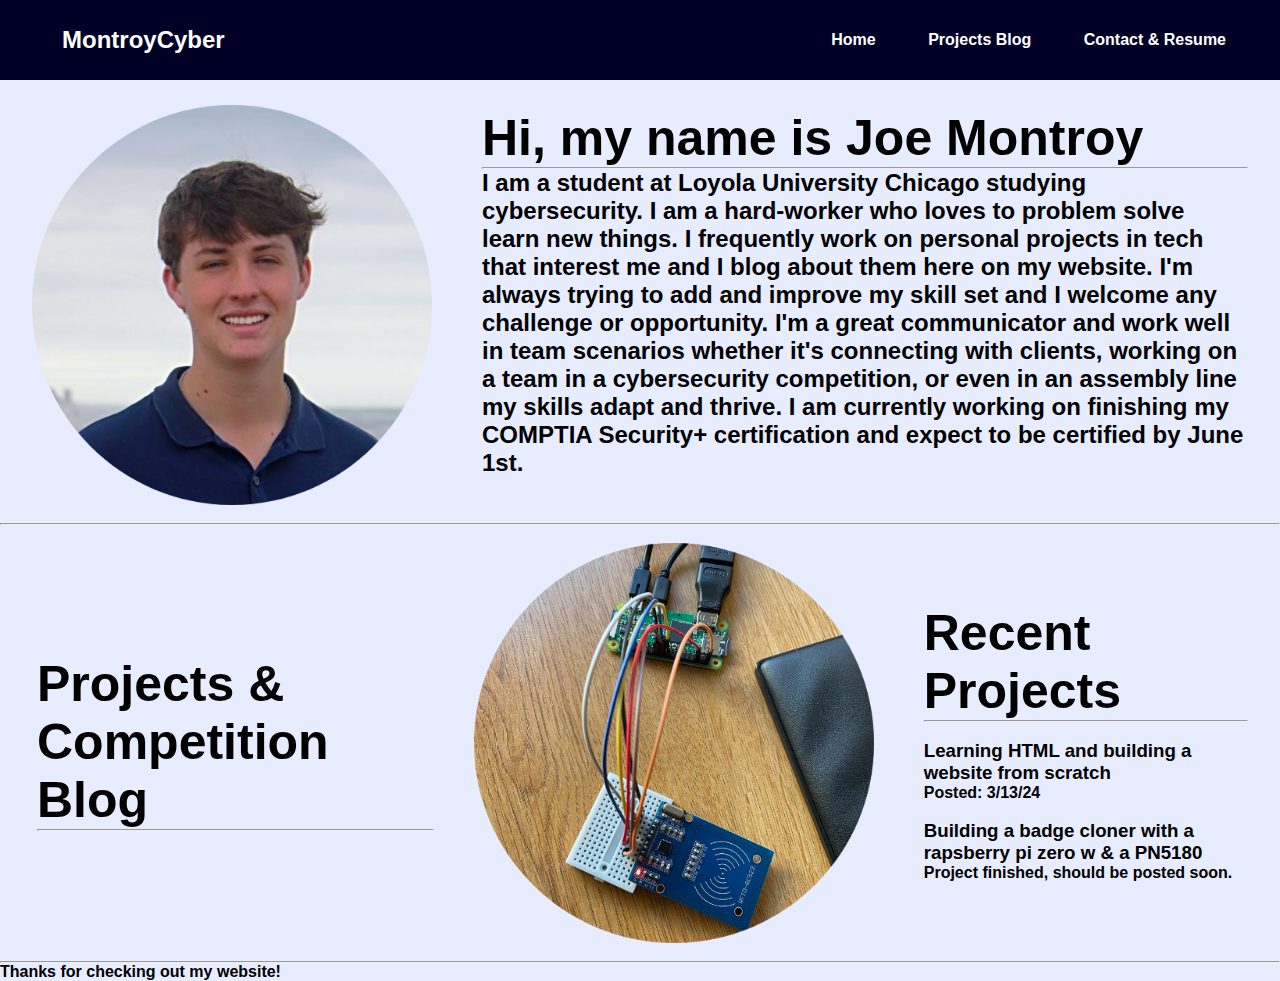
<file: index.html>
<!DOCTYPE html>
<html>
    <head>
        <meta charset="utf-8">
        <meta name="viewport" content="width=device-width, initial-scale=1">
        <title>MontroyCyber</title>
        <link rel="stylesheet" href="style.css">

        <style>
            a {
                color: black; 
                text-decoration: none; 
            }
            a:hover {
                color: darkgray; 
            }
        </style>
        
    </head>
    <body>
        <nav> 
            <div> <a href="index.html" class="logo"> MontroyCyber</a>
            </div>
            <div class="nav-items"></div>
                <b><a href="index.html">Home</a>
                <a href="projects.html">Projects Blog</a>
                <a href="resume.html">Contact & Resume</a>
            </b>
        </nav>

        <div class="containerIntro">
            <img src="photos/headshot.png" width="400" class="headshot">
            <div class="contentIntro">
                <p>
                <h1><b>Hi, my name is Joe Montroy</b></h1>
                <hr>
                <h2>I am a student at Loyola University Chicago studying cybersecurity. I am a hard-worker who loves to problem solve learn new things. I frequently work on personal projects in tech that interest me and I blog about them here on my website. I'm always trying to add and improve my skill set and I welcome any challenge or opportunity. I'm a great communicator and work well in team scenarios whether it's connecting with clients, working on a team in a cybersecurity competition, or even in an assembly line my skills adapt and thrive. I am currently working on finishing my COMPTIA Security+ certification and expect to be certified by June 1st.</h2>

            </div>
        </div>
        <br>
        <hr>
        <br>
        <div class="containerProjects"> 
            <div class="contentProjects">
                <p>
                    <h1><b><a href="projects.html">Projects & Competition Blog</a></b></h1>
                <hr>
               
            </div>
            <img src="photos/projectsIcon.png" width="400" class="projectsIcon">
            <div class="contentProjectsR">
                <p>
                    <h1><b><a href="projects.html">Recent Projects</a></b></h1>
                <hr>
                <br>
                <h3> <a href="projectHTML.html">Learning HTML and building a website from scratch</a></h3>
                <p>
                <h4> Posted: 3/13/24
                <p>
                <br>
                <h3> <a href="projectBadgeClone.html">Building a badge cloner with a rapsberry pi zero w & a PN5180</a> </h3>
                <p>
                <h4> Project finished, should be posted soon.
               
            </div>
        </div>
        <br>
        <hr>
        
        <h4>Thanks for checking out my website!</h4>

    </body>
</html>
</file>
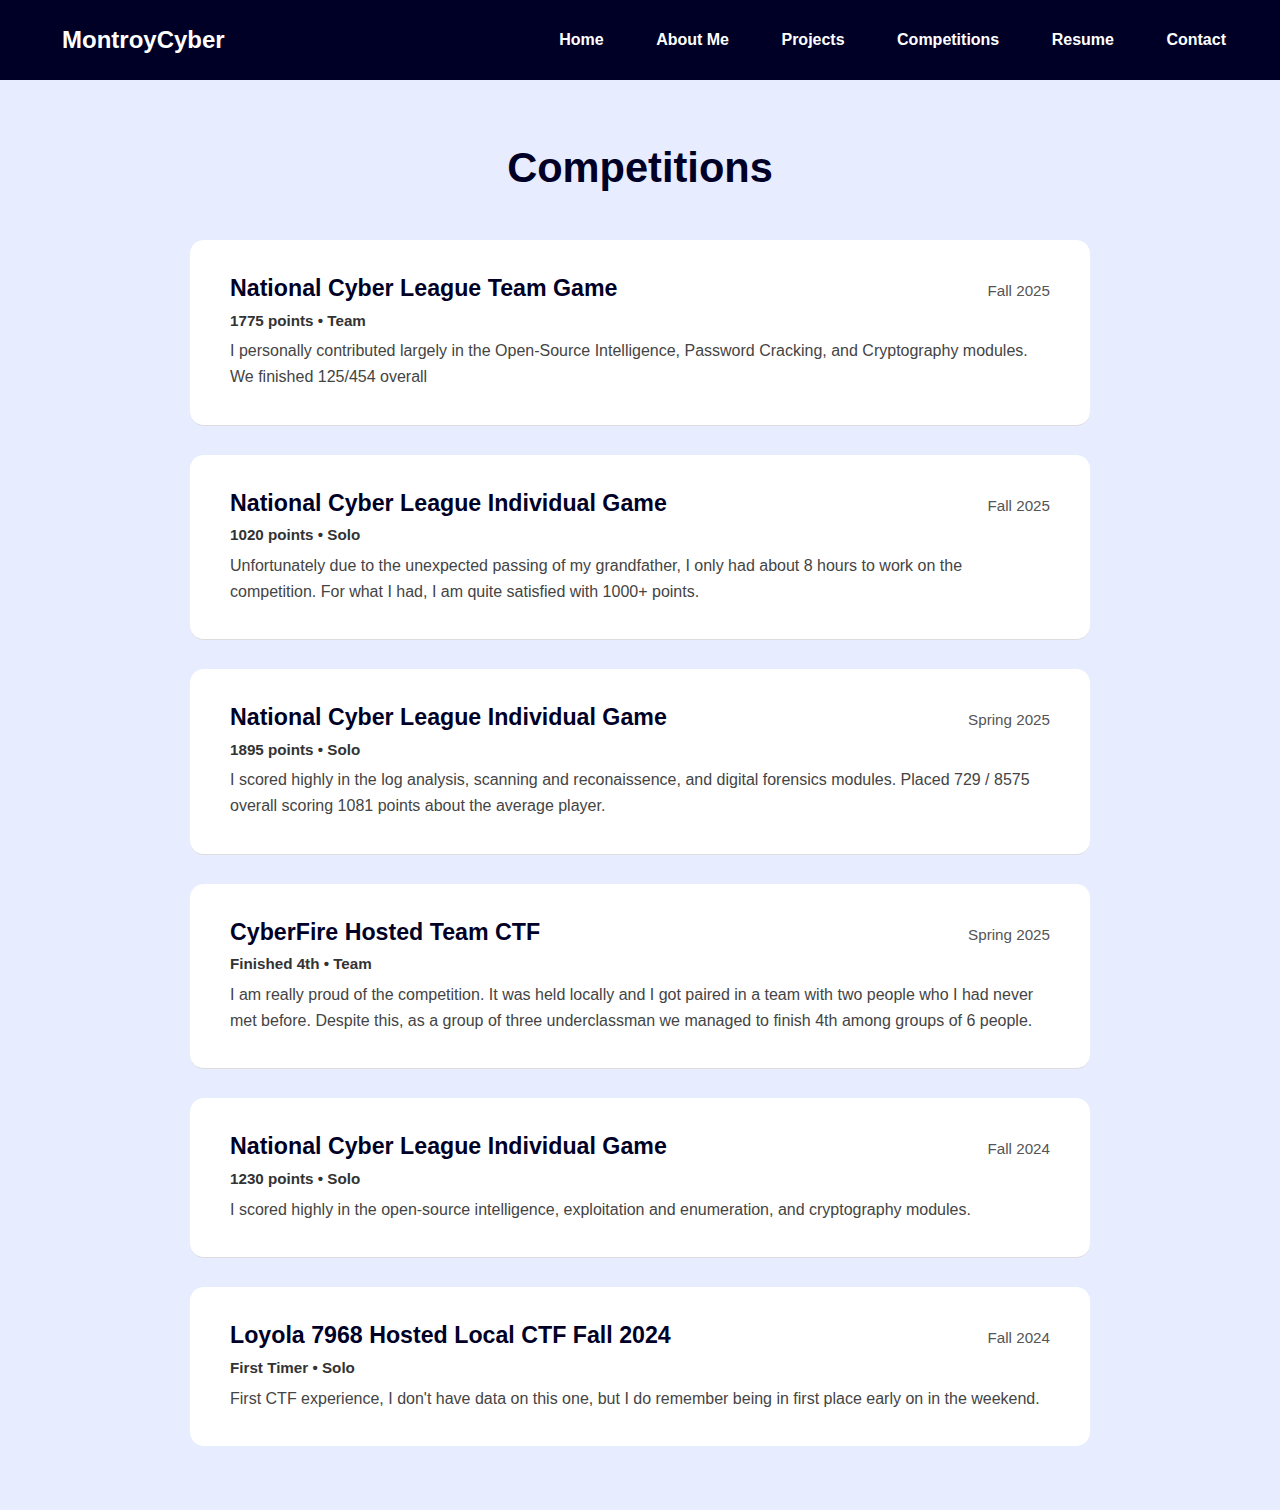
<file: competitions.html>
<!DOCTYPE html>
<html>
    <head>
        <meta charset="utf-8">
        <meta name="viewport" content="width=device-width, initial-scale=1">
        <title>MontroyCyber</title>
        <link rel="stylesheet" href="ProjectsStyle/competitions.css">

        <style>
            a {
                color: black; 
                text-decoration: none; 
            }
            a:hover {
                color: darkgray; 
            }
        </style>
        
    </head>
    <body>
        <nav> 
            <div> <a href="index.html" class="logo"> MontroyCyber</a>
            </div>
            <div class="nav-items"></div>
                <b><a href="index.html">Home</a>
                <a href="aboutMe.html">About Me</a>    
                <a href="projects.html">Projects</a>
                <a href="competitions.html">Competitions</a>
                <a href="resume.html">Resume</a>
                <a href="contact.html">Contact</a>
            </b>
        </nav>
    
        <section class="competitions-page">

            <h1>Competitions</h1>

            <div class="competitions-list">

                <div class="competition-item">
                    <div class="competition-header">
                        <h3>National Cyber League Team Game</h3>
                        <span class="competition-year">Fall 2025</span>
                    </div>
                    <p class="competition-meta">1775 points • Team</p>
                    <p class="competition-desc">
                        I personally contributed largely in the Open-Source Intelligence, Password Cracking, and Cryptography modules. We finished 125/454 overall
                    </p>
                </div>

                <div class="competition-item">
                    <div class="competition-header">
                        <h3>National Cyber League Individual Game</h3>
                        <span class="competition-year">Fall 2025</span>
                    </div>
                    <p class="competition-meta">1020 points • Solo</p>
                    <p class="competition-desc">
                        Unfortunately due to the unexpected passing of my grandfather, I only had about 8 hours to work on the competition. For what I had, I am quite satisfied with 1000+ points.
                    </p>
                </div>

                <div class="competition-item">
                    <div class="competition-header">
                        <h3>National Cyber League Individual Game</h3>
                        <span class="competition-year">Spring 2025</span>
                    </div>
                    <p class="competition-meta">1895 points • Solo</p>
                    <p class="competition-desc">
                        I scored highly in the log analysis, scanning and reconaissence, and digital forensics modules. Placed 729 / 8575 overall scoring 1081 points about the average player.
                    </p>
                </div>

                <div class="competition-item">
                    <div class="competition-header">
                        <h3>CyberFire Hosted Team CTF</h3>
                        <span class="competition-year">Spring 2025</span>
                    </div>
                    <p class="competition-meta">Finished 4th • Team</p>
                    <p class="competition-desc">
                        I am really proud of the competition. It was held locally and I got paired in a team with two people who I had never met before. Despite this, as a group of three underclassman we managed to finish 4th among groups of 6 people.
                    </p>
                </div>

                <div class="competition-item">
                    <div class="competition-header">
                        <h3>National Cyber League Individual Game</h3>
                        <span class="competition-year">Fall 2024</span>
                    </div>
                    <p class="competition-meta">1230 points • Solo</p>
                    <p class="competition-desc">
                        I scored highly in the open-source intelligence, exploitation and enumeration, and cryptography modules.
                    </p>
                </div>

                <div class="competition-item">
                    <div class="competition-header">
                        <h3>Loyola 7968 Hosted Local CTF Fall 2024</h3>
                        <span class="competition-year">Fall 2024</span>
                    </div>
                    <p class="competition-meta">First Timer • Solo</p>
                    <p class="competition-desc">
                        First CTF experience, I don't have data on this one, but I do remember being in first place early on in the weekend.
                    </p>
                </div>

            </div>

        </section>
    </body>

</html>
</file>
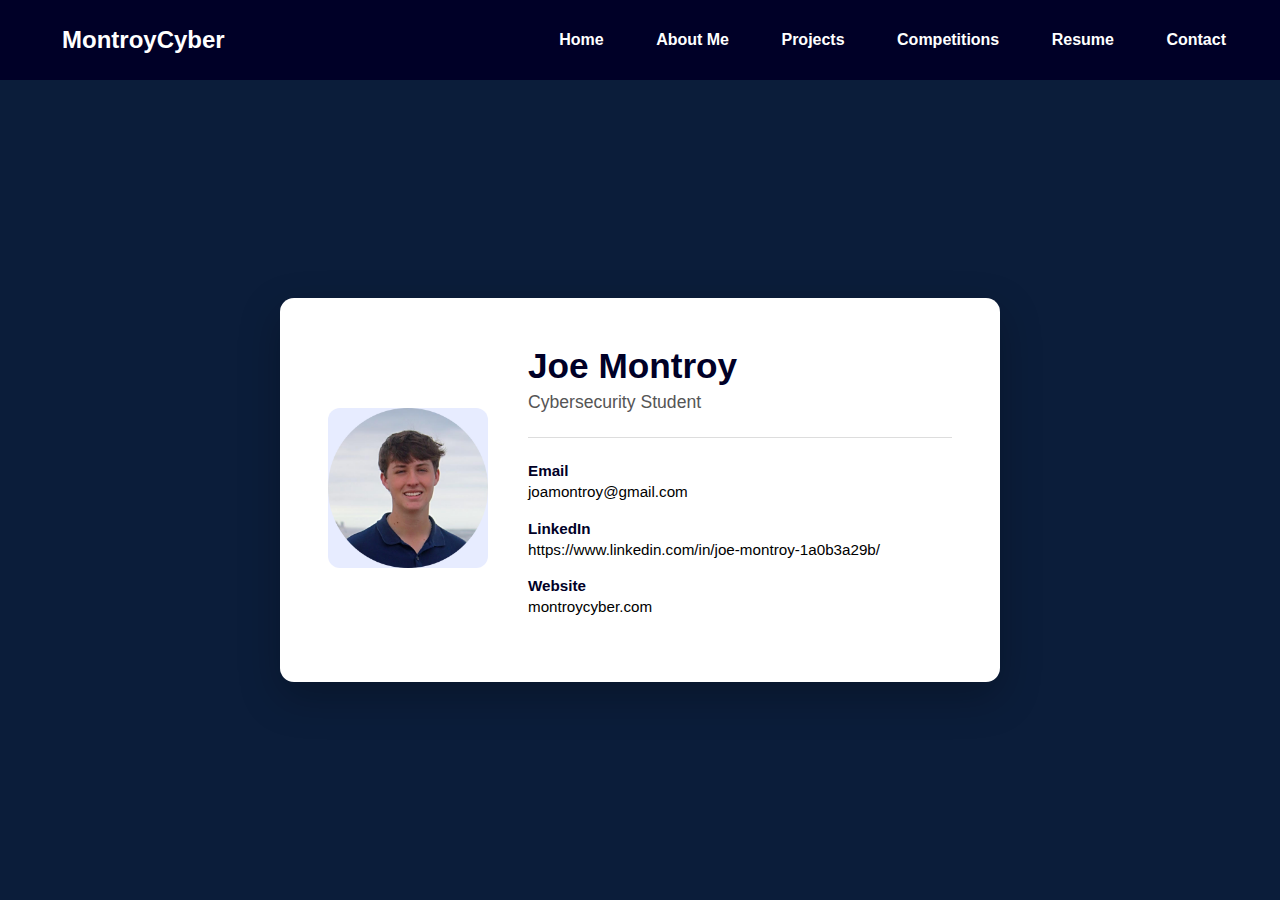
<file: contact.html>
<!DOCTYPE html>
<html>
    <head>
        <meta charset="utf-8">
        <meta name="viewport" content="width=device-width, initial-scale=1">
        <title>MontroyCyber</title>
        <link rel="stylesheet" href="ProjectsStyle/contact.css">

        <style>
            a {
                color: black; 
                text-decoration: none; 
            }
            a:hover {
                color: darkgray; 
            }
        </style>
        
    </head>
    <body>
        <nav> 
            <div> <a href="index.html" class="logo"> MontroyCyber</a>
            </div>
            <div class="nav-items"></div>
                <b><a href="index.html">Home</a>
                <a href="aboutMe.html">About Me</a>    
                <a href="projects.html">Projects</a>
                <a href="competitions.html">Competitions</a>
                <a href="resume.html">Resume</a>
                <a href="contact.html">Contact</a>
            </b>
        </nav>
    
        <section class="contact-page">
            <div class="contact-card horizontal">

                <div class="contact-image">
                    <img src="photos/headshot.png" alt="Joe Montroy headshot">
                </div>

                <div class="contact-content">
                    <h1>Joe Montroy</h1>
                    <h2>Cybersecurity Student</h2>

                    <div class="contact-divider"></div>

                    <div class="contact-info">
                        <p>
                            <span>Email</span>
                            <a href="mailto:joamontroy@gmail.com">joamontroy@gmail.com</a>
                        </p>

                        <p>
                            <span>LinkedIn</span>
                            <a href="https://www.linkedin.com/in/joe-montroy-1a0b3a29b/" target="_blank">
                                https://www.linkedin.com/in/joe-montroy-1a0b3a29b/
                            </a>
                        </p>

                        <p>
                            <span>Website</span>
                            <a href="https://montroycyber.com" target="_blank">
                                montroycyber.com
                            </a>
                        </p>
                    </div>
                </div>

            </div>
        </section>
    </body>

</html>
</file>
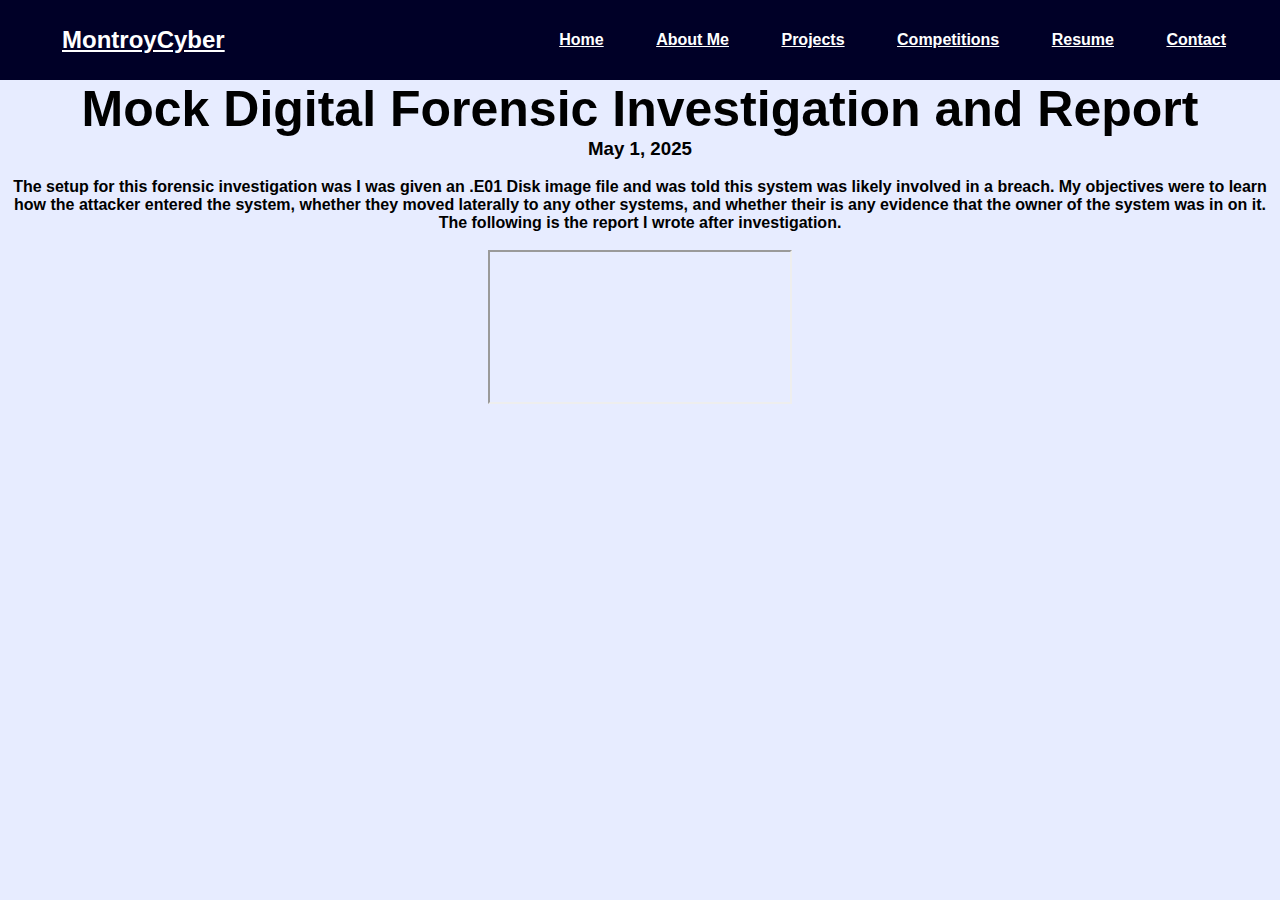
<file: forensicReport.html>
<!DOCTYPE html>
<html>
    <head>
        <meta charset="utf-8">
        <meta name="viewport" content="width=device-width, initial-scale=1">
        <title>MontroyCyber</title>
        <link rel="stylesheet" href="ProjectsStyle/resume.css">
        
    </head>
    <body>
        <nav> 
            <div> <a href="index.html" class="logo"> MontroyCyber</a>
            </div>
            <div class="nav-items"></div>
                <b><a href="index.html">Home</a>
                <a href="aboutMe.html">About Me</a>    
                <a href="projects.html">Projects</a>
                <a href="competitions.html">Competitions</a>
                <a href="resume.html">Resume</a>
                <a href="contact.html">Contact</a>
            </b>
        </nav>

        <section class="resume-section">
            <h1>Mock Digital Forensic Investigation and Report</h1>

            <h3>May 1, 2025</h3>
            <br>
            <h4>The setup for this forensic investigation was I was given an .E01 Disk image file and was told this system was likely involved in a breach. My objectives were to learn how the attacker entered the system, whether they moved laterally to any other systems, and whether their is any evidence that the owner of the system was in on it. The following is the report I wrote after investigation.</h4>
            <br>

            <div class="resume-viewer">
                <iframe
                    src="forensicReport.pdf"
                    title="Joe Montroy Resume"
                ></iframe>
            </div>
        </section>
    </body>
</html>
</file>
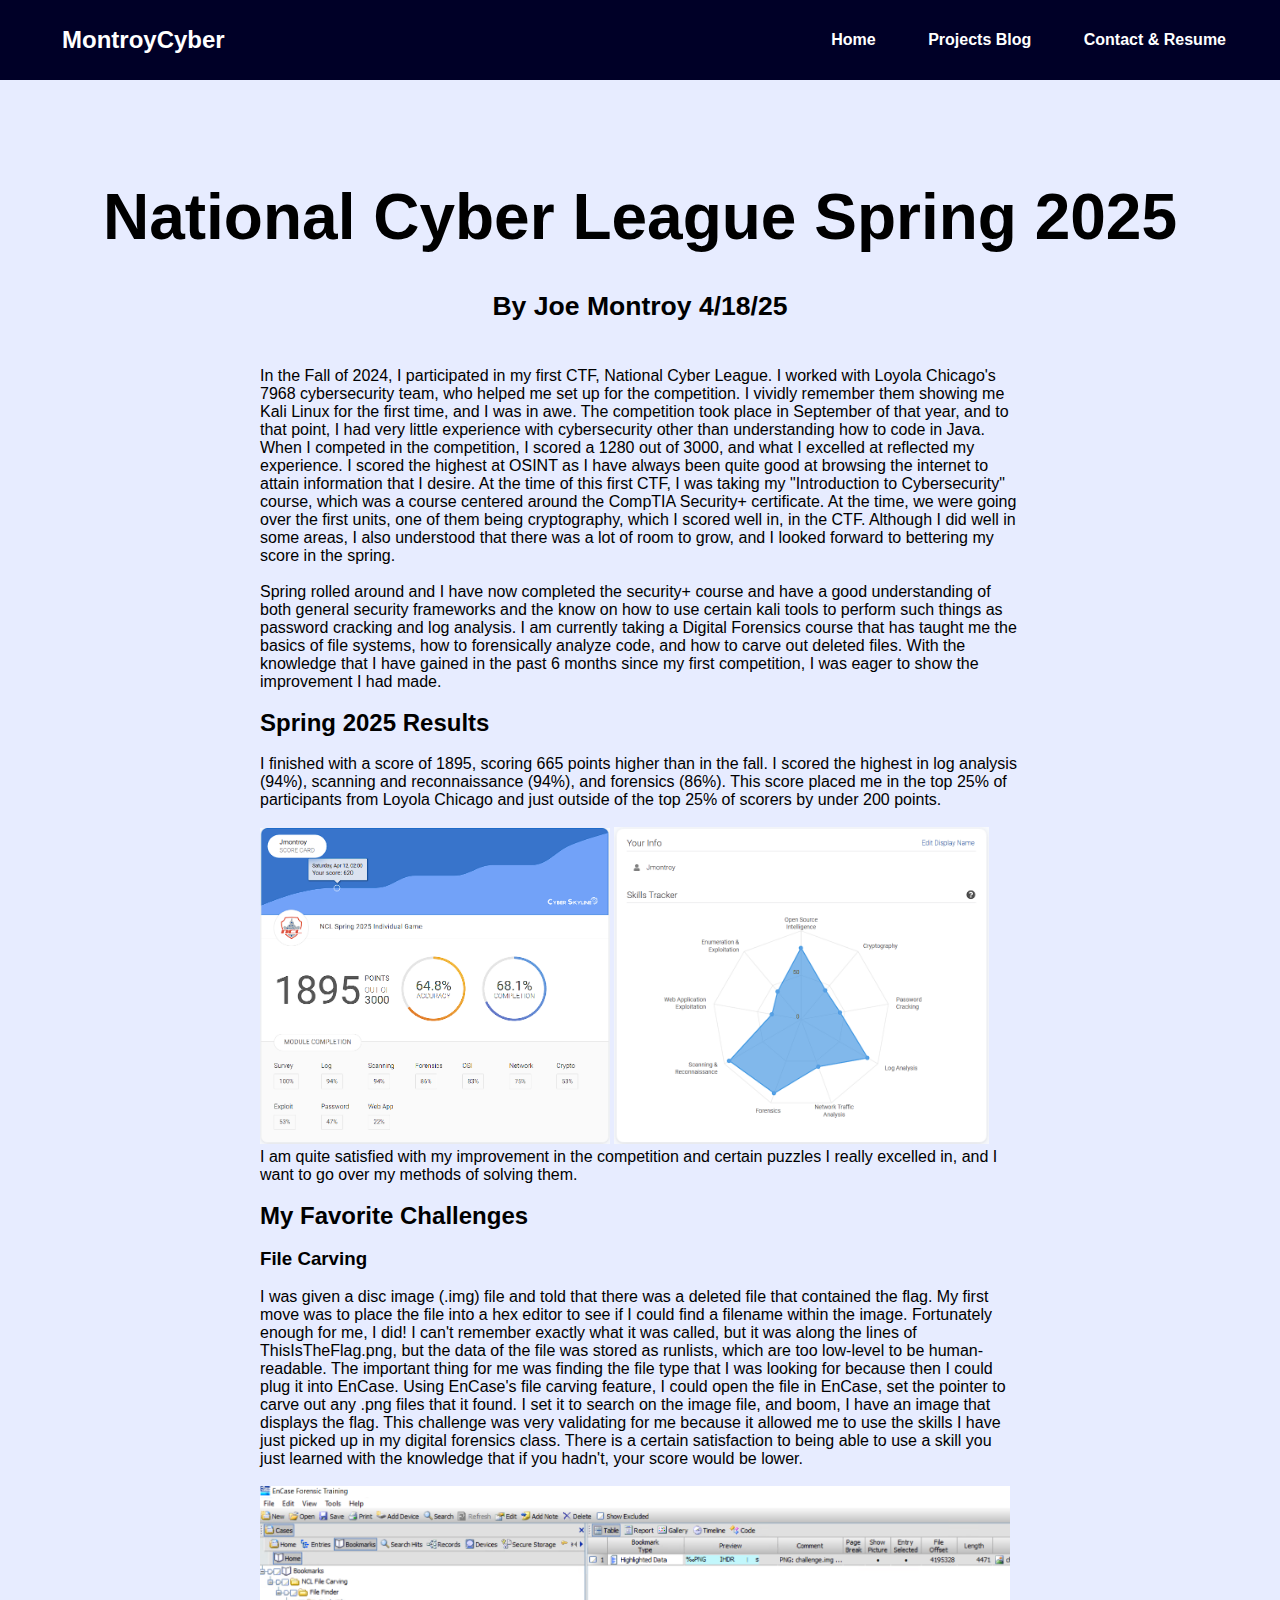
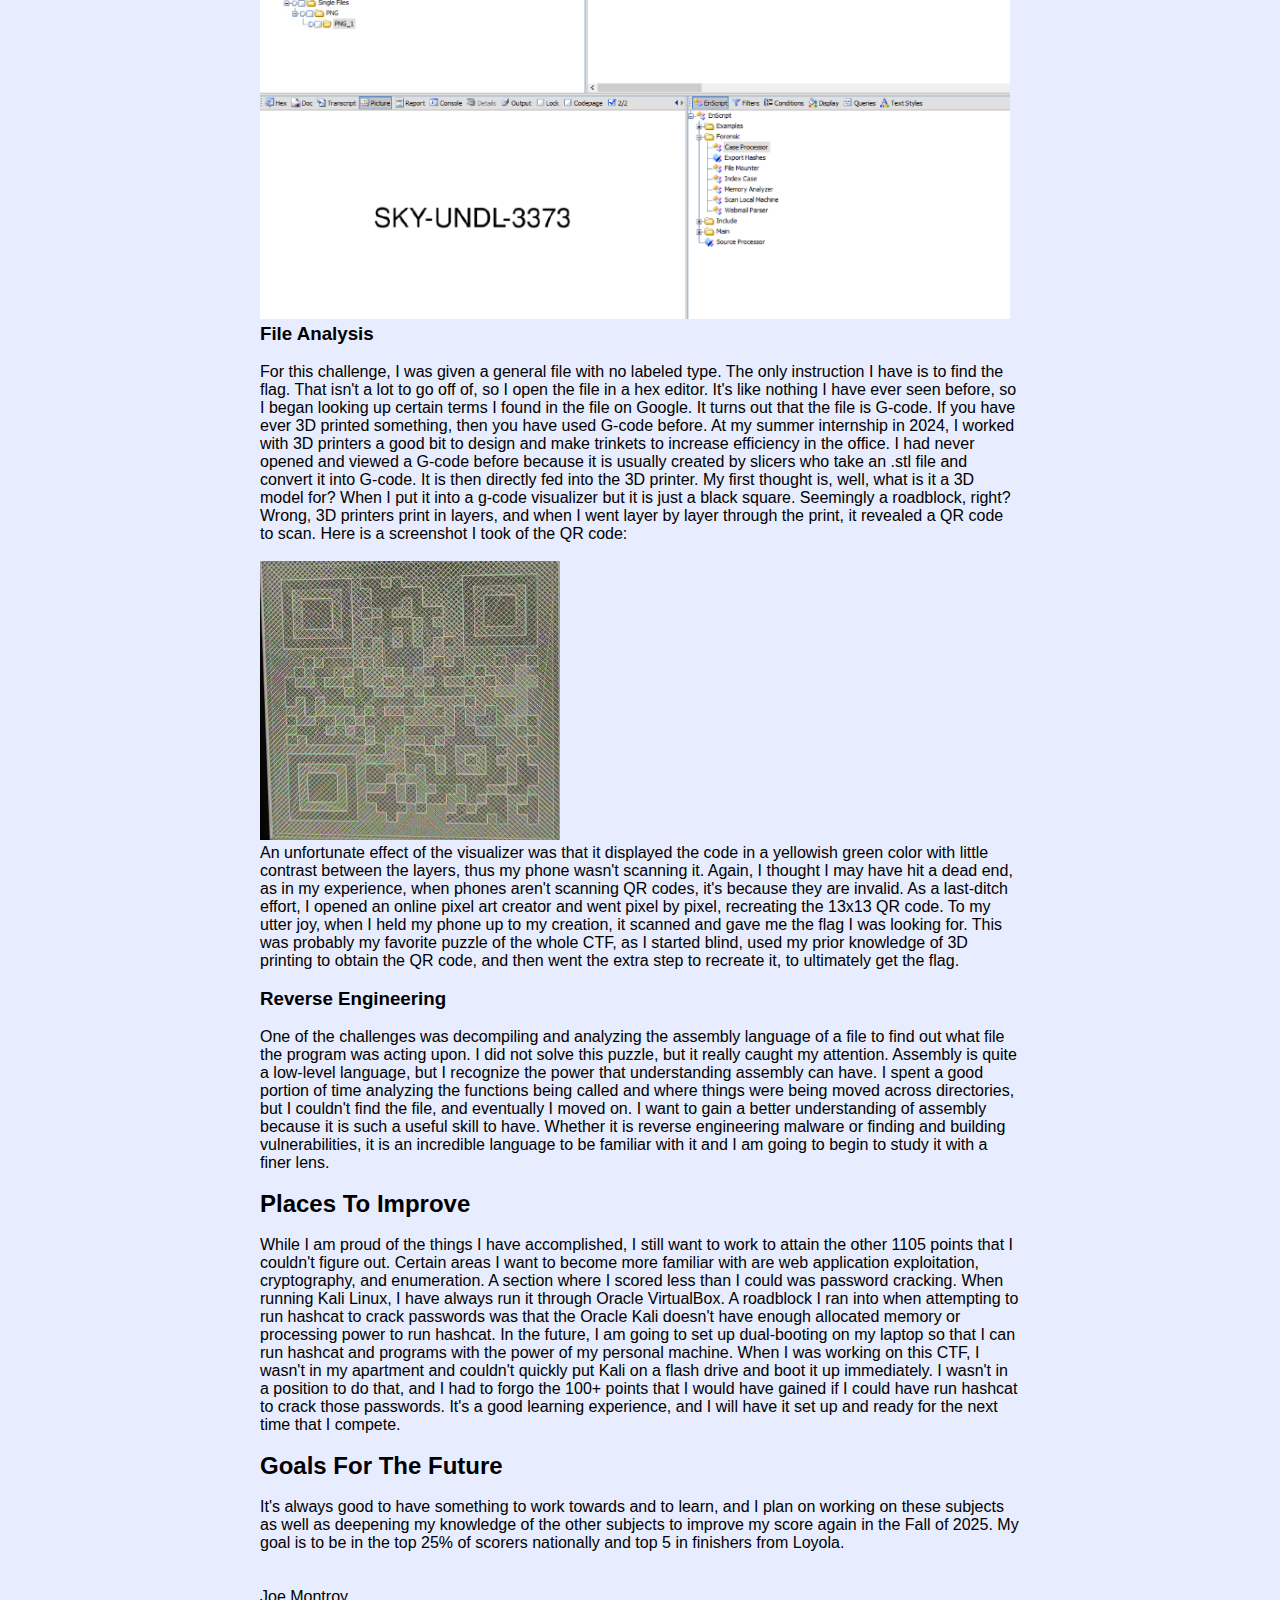
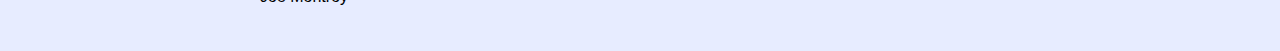
<file: NCLSpring2025.html>
<!DOCTYPE html>
<html>
    <head>
        <meta charset="utf-8">
        <meta name="viewport" content="width=device-width, initial-scale=1">
        <title>MontroyCyber</title>
        <link rel="stylesheet" href="ProjectsStyle/styleHTML.css">

        <style>
            a {
                color: black; 
                text-decoration: none; 
            }
            a:hover {
                color: darkgray; 
            }
        </style>
        
    </head>
    <body>
        <nav> 
            <div> <a href="index.html" class="logo"> MontroyCyber</a></div>
            <div class="nav-items">
                <b><a href="index.html">Home</a>
                    <a href="projects.html">Projects Blog</a>
                    <a href="resume.html">Contact & Resume</a>
                </b>
            </div>
        </nav>

        <div class="header">
            <h1>National Cyber League Spring 2025</h1>
            <br>
            <h5>By Joe Montroy 4/18/25</h5>
        </div>

        <div class="text">
            <p>
                In the Fall of 2024, I participated in my first CTF, National Cyber League. I worked with Loyola Chicago's 7968 cybersecurity team, who helped me set up for the competition. I vividly remember them showing me Kali Linux for the first time, and I was in awe. The competition took place in September of that year, and to that point, I had very little experience with cybersecurity other than understanding how to code in Java. When I competed in the competition, I scored a 1280 out of 3000, and what I excelled at reflected my experience. I scored the highest at OSINT as I have always been quite good at browsing the internet to attain information that I desire. At the time of this first CTF, I was taking my "Introduction to Cybersecurity" course, which was a course centered around the CompTIA Security+ certificate. At the time, we were going over the first units, one of them being cryptography, which I scored well in, in the CTF. Although I did well in some areas, I also understood that there was a lot of room to grow, and I looked forward to bettering my score in the spring.
            </p>
            <br>
            <p>
                Spring rolled around and I have now completed the security+ course and have a good understanding of both general security frameworks and the know on how to use certain kali tools to perform such things as password cracking and log analysis. I am currently taking a Digital Forensics course that has taught me the basics of file systems, how to forensically analyze code, and how to carve out deleted files. With the knowledge that I have gained in the past 6 months since my first competition, I was eager to show the improvement I had made.
            </p>
            <br>
            <h2>Spring 2025 Results</h2>
            <br>
            <p>
                I finished with a score of 1895, scoring 665 points higher than in the fall. I scored the highest in log analysis (94%), scanning and reconnaissance (94%), and forensics (86%). This score placed me in the top 25% of participants from Loyola Chicago and just outside of the top 25% of scorers by under 200 points. 
            </p>
            <br>
            <img src="photos/NCL_Score1.png" width="350">
            <img src="photos/NCL_Score2.png" width="375">

            <br>
            <p>I am quite satisfied with my improvement in the competition and certain puzzles I really excelled in, and I want to go over my methods of solving them.</p>
            <br>
            <h2>
                My Favorite Challenges
            </h2>
            <br>
            <h3>File Carving</h3>
            <br>
            <p>
                I was given a disc image (.img) file and told that there was a deleted file that contained the flag. My first move was to place the file into a hex editor to see if I could find a filename within the image. Fortunately enough for me, I did! I can't remember exactly what it was called, but it was along the lines of ThisIsTheFlag.png, but the data of the file was stored as runlists, which are too low-level to be human-readable. The important thing for me was finding the file type that I was looking for because then I could plug it into EnCase. Using EnCase's file carving feature, I could open the file in EnCase, set the pointer to carve out any .png files that it found. I set it to search on the image file, and boom, I have an image that displays the flag. This challenge was very validating for me because it allowed me to use the skills I have just picked up in my digital forensics class. There is a certain satisfaction to being able to use a skill you just learned with the knowledge that if you hadn't, your score would be lower.     
            </p>
            <br>
            <img src="photos/NCL_EnCase.png" width="750">
            <br>
            
            <h3>File Analysis</h3>
            <br>
            <p>
                For this challenge, I was given a general file with no labeled type. The only instruction I have is to find the flag. That isn't a lot to go off of, so I open the file in a hex editor. It's like nothing I have ever seen before, so I began looking up certain terms I found in the file on Google. It turns out that the file is G-code. If you have ever 3D printed something, then you have used G-code before. At my summer internship in 2024, I worked with 3D printers a good bit to design and make trinkets to increase efficiency in the office. I had never opened and viewed a G-code before because it is usually created by slicers who take an .stl file and convert it into G-code. It is then directly fed into the 3D printer. My first thought is, well, what is it a 3D model for? When I put it into a g-code visualizer but it is just a black square. Seemingly a roadblock, right? Wrong, 3D printers print in layers, and when I went layer by layer through the print, it revealed a QR code to scan. Here is a screenshot I took of the QR code:
            </p>
            <br>
            <img src="photos/NCL_QR.png" width="300">
            <p>    
                An unfortunate effect of the visualizer was that it displayed the code in a yellowish green color with little contrast between the layers, thus my phone wasn't scanning it. Again, I thought I may have hit a dead end, as in my experience, when phones aren't scanning QR codes, it's because they are invalid. As a last-ditch effort, I opened an online pixel art creator and went pixel by pixel, recreating the 13x13 QR code. To my utter joy, when I held my phone up to my creation, it scanned and gave me the flag I was looking for. This was probably my favorite puzzle of the whole CTF, as I started blind, used my prior knowledge of 3D printing to obtain the QR code, and then went the extra step to recreate it, to ultimately get the flag.
            </p>
            <br>

            <h3>Reverse Engineering</h3>
            <br>
            <p>
                One of the challenges was decompiling and analyzing the assembly language of a file to find out what file the program was acting upon. I did not solve this puzzle, but it really caught my attention. Assembly is quite a low-level language, but I recognize the power that understanding assembly can have. I spent a good portion of time analyzing the functions being called and where things were being moved across directories, but I couldn't find the file, and eventually I moved on. I want to gain a better understanding of assembly because it is such a useful skill to have. Whether it is reverse engineering malware or finding and building vulnerabilities, it is an incredible language to be familiar with it and I am going to begin to study it with a finer lens.
            </p>

            <br>
            <h2>Places To Improve</h2>
            <br>
            <p>
                While I am proud of the things I have accomplished, I still want to work to attain the other 1105 points that I couldn't figure out. Certain areas I want to become more familiar with are web application exploitation, cryptography, and enumeration. A section where I scored less than I could was password cracking. When running Kali Linux, I have always run it through Oracle VirtualBox. A roadblock I ran into when attempting to run hashcat to crack passwords was that the Oracle Kali doesn't have enough allocated memory or processing power to run hashcat. In the future, I am going to set up dual-booting on my laptop so that I can run hashcat and programs with the power of my personal machine. When I was working on this CTF, I wasn't in my apartment and couldn't quickly put Kali on a flash drive and boot it up immediately. I wasn't in a position to do that, and I had to forgo the 100+ points that I would have gained if I could have run hashcat to crack those passwords. It's a good learning experience, and I will have it set up and ready for the next time that I compete.
            </p>
            
            <br>
            <h2>Goals For The Future</h2>
            <br>
            <p>
                It's always good to have something to work towards and to learn, and I plan on working on these subjects as well as deepening my knowledge of the other subjects to improve my score again in the Fall of 2025. My goal is to be in the top 25% of scorers nationally and top 5 in finishers from Loyola. 
            </p>
            <br><br>
            <p>
                Joe Montroy
            </p>
        </div>
    </body>
</html>
</file>
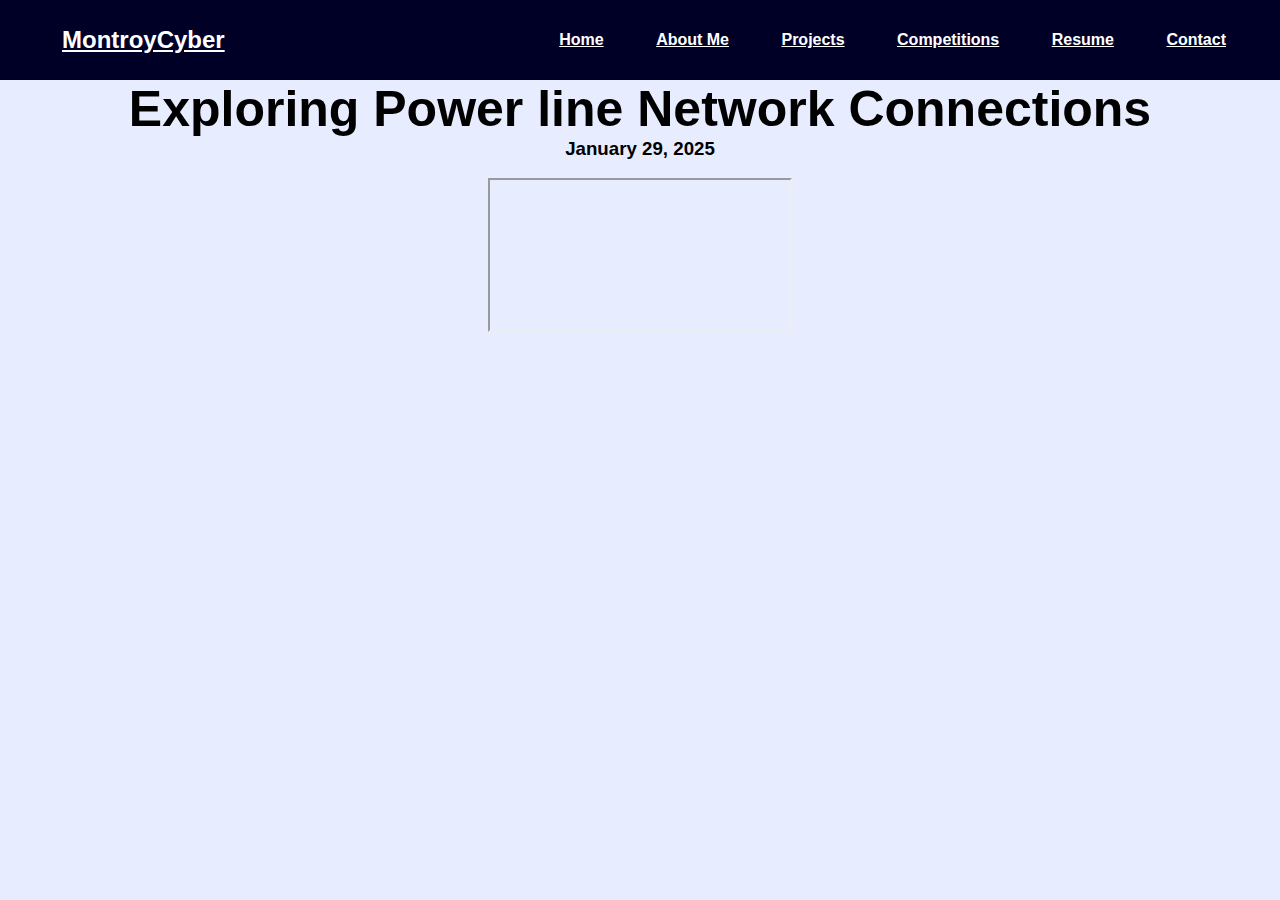
<file: PLC_Paper.html>
<!DOCTYPE html>
<html>
    <head>
        <meta charset="utf-8">
        <meta name="viewport" content="width=device-width, initial-scale=1">
        <title>MontroyCyber</title>
        <link rel="stylesheet" href="ProjectsStyle/resume.css">
        
    </head>
    <body>
        <nav> 
            <div> <a href="index.html" class="logo"> MontroyCyber</a>
            </div>
            <div class="nav-items"></div>
                <b><a href="index.html">Home</a>
                <a href="aboutMe.html">About Me</a>    
                <a href="projects.html">Projects</a>
                <a href="competitions.html">Competitions</a>
                <a href="resume.html">Resume</a>
                <a href="contact.html">Contact</a>
            </b>
        </nav>

        <section class="resume-section">
            <h1>Exploring Power line Network Connections</h1>

            <h3>January 29, 2025</h3>
            <br>

            <div class="resume-viewer">
                <iframe
                    src="PLC_Paper.pdf"
                    title="Power line communications"
                ></iframe>
            </div>
        </section>
    </body>
</html>
</file>
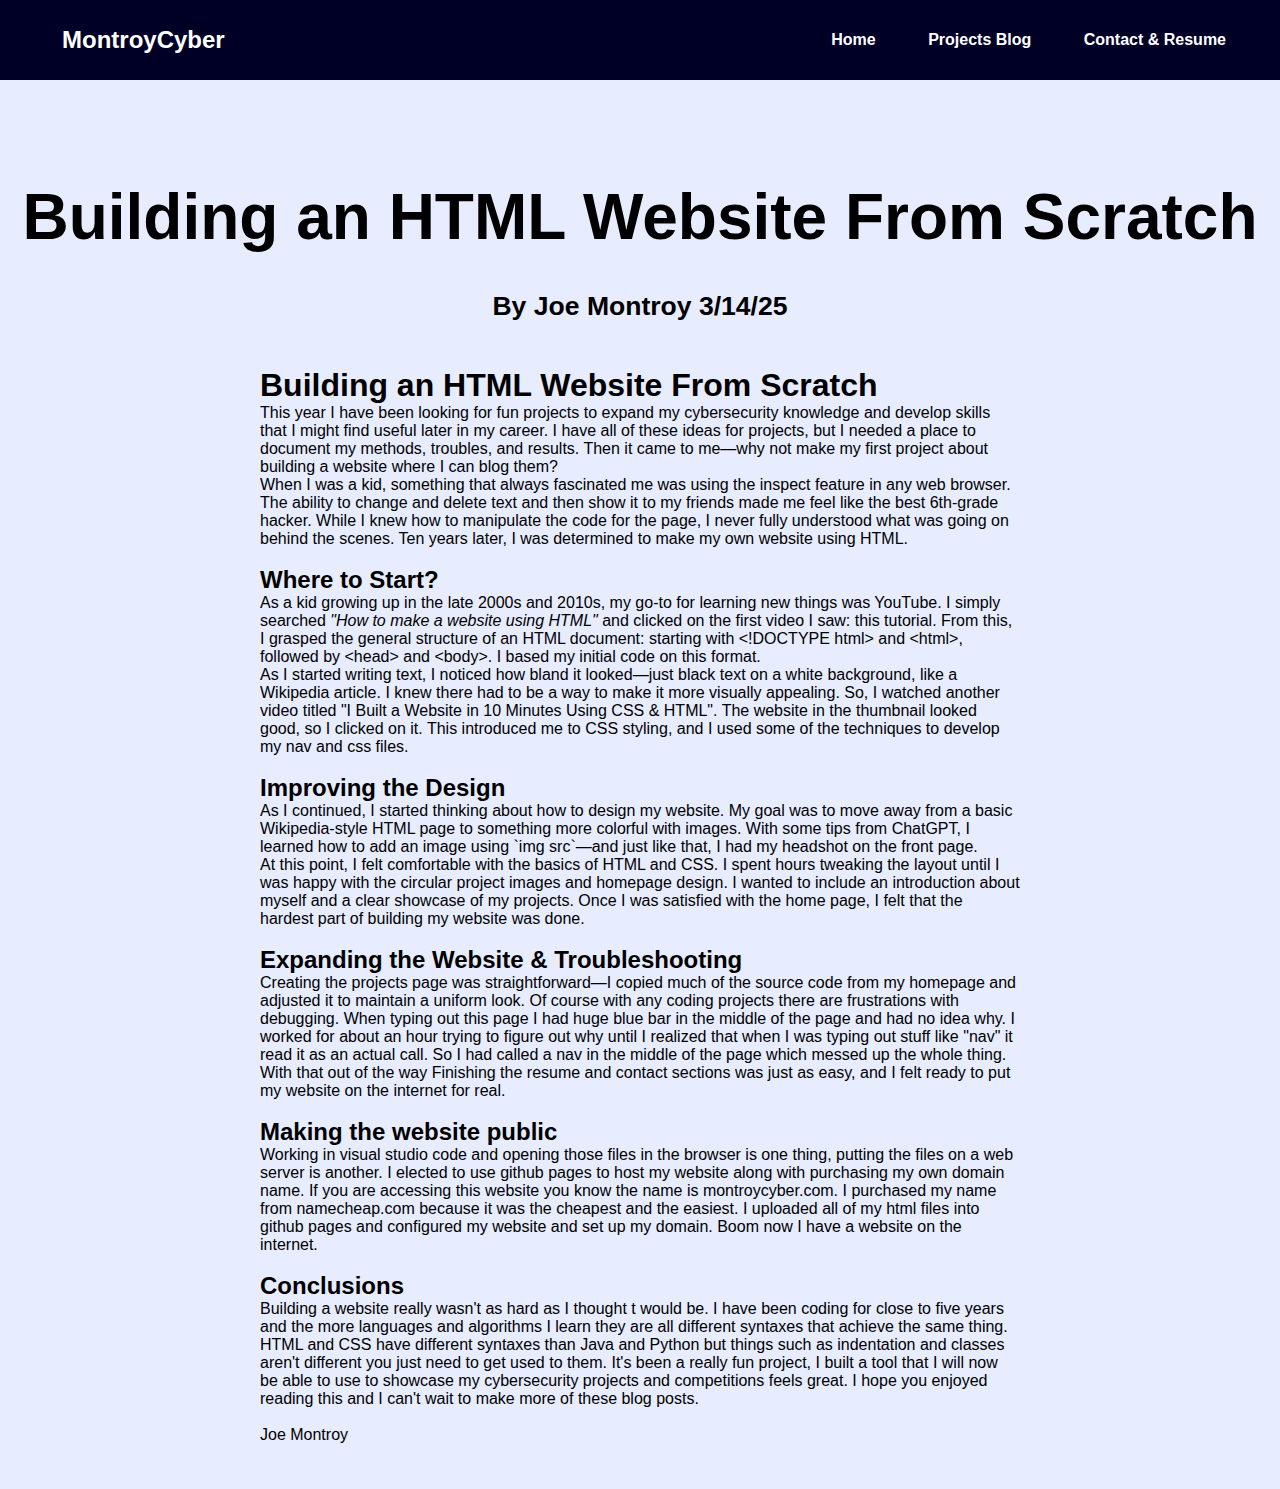
<file: projectHTML.html>
<!DOCTYPE html>
<html>
    <head>
        <meta charset="utf-8">
        <meta name="viewport" content="width=device-width, initial-scale=1">
        <title>MontroyCyber</title>
        <link rel="stylesheet" href="ProjectsStyle/styleHTML.css">

        <style>
            a {
                color: black; 
                text-decoration: none; 
            }
            a:hover {
                color: darkgray; 
            }
        </style>
        
    </head>
    <body>
        <nav> 
            <div> <a href="index.html" class="logo"> MontroyCyber</a></div>
            <div class="nav-items">
                <b><a href="index.html">Home</a>
                    <a href="projects.html">Projects Blog</a>
                    <a href="resume.html">Contact & Resume</a>
                </b>
            </div>
        </nav>
        

        <div class="header">
            <h1>Building an HTML Website From Scratch</h1>
            <br>
            <h5> By Joe Montroy 3/14/25
        </div>

        <div class="text">
            <h1>Building an HTML Website From Scratch</h1>
            <p>
                This year I have been looking for fun projects to expand my cybersecurity knowledge and develop skills that I might find useful later in my career. I have all of these ideas for projects, but I needed a place to document my methods, troubles, and results. Then it came to me—why not make my first project about building a website where I can blog them? 
            </p>
            <p>
                When I was a kid, something that always fascinated me was using the inspect feature in any web browser. The ability to change and delete text and then show it to my friends made me feel like the best 6th-grade hacker. While I knew how to manipulate the code for the page, I never fully understood what was going on behind the scenes. Ten years later, I was determined to make my own website using HTML.
            </p>
            <br>
        
            <h2>Where to Start?</h2>
            <p>
                As a kid growing up in the late 2000s and 2010s, my go-to for learning new things was YouTube. I simply searched <i>"How to make a website using HTML"</i> and clicked on the first video I saw: <a href="https://www.youtube.com/watch?v=PlxWf493en4&t=1137s" target="_blank">this tutorial</a>. From this, I grasped the general structure of an HTML document: starting with <code>&lt;!DOCTYPE html&gt;</code> and <code>&lt;html&gt;</code>, followed by <code>&lt;head&gt;</code> and <code>&lt;body&gt;</code>. I based my initial code on this format.
            </p>
            <p>
                As I started writing text, I noticed how bland it looked—just black text on a white background, like a Wikipedia article. I knew there had to be a way to make it more visually appealing. So, I watched another video titled <a href="https://www.youtube.com/watch?v=VegDvRLVlOI&t=302s" target="_blank">"I Built a Website in 10 Minutes Using CSS & HTML"</a>. The website in the thumbnail looked good, so I clicked on it. This introduced me to CSS styling, and I used some of the techniques to develop my nav and css files.
            </p>
            <br>
        
            <h2>Improving the Design</h2>
            <p>
                As I continued, I started thinking about how to design my website. My goal was to move away from a basic Wikipedia-style HTML page to something more colorful with images. With some tips from ChatGPT, I learned how to add an image using `img src`—and just like that, I had my headshot on the front page.
            </p>
            <p>
                At this point, I felt comfortable with the basics of HTML and CSS. I spent hours tweaking the layout until I was happy with the circular project images and homepage design. I wanted to include an introduction about myself and a clear showcase of my projects. Once I was satisfied with the home page, I felt that the hardest part of building my website was done.
            </p>
            <br>
        
            <h2>Expanding the Website & Troubleshooting</h2>
            <p>
                Creating the projects page was straightforward—I copied much of the source code from my homepage and adjusted it to maintain a uniform look. Of course with any coding projects there are frustrations with debugging. When typing out this page I had huge blue bar in the middle of the page and had no idea why. I worked for about an hour trying to figure out why until I realized that when I was typing out stuff like "nav" it read it as an actual call. So I had called a nav in the middle of the page which messed up the whole thing. With that out of the way Finishing the resume and contact sections was just as easy, and I felt ready to put my website on the internet for real. 
            </p>
            <br>

            <h2>Making the website public</h2>
            <p>
                Working in visual studio code and opening those files in the browser is one thing, putting the files on a web server is another. I elected to use github pages to host my website along with purchasing my own domain name. If you are accessing this website you know the name is montroycyber.com. I purchased my name from namecheap.com because it was the cheapest and the easiest. I uploaded all of my html files into github pages and configured my website and set up my domain. Boom now I have a website on the internet.
            </p>
            <br>

            <h2>Conclusions</h2>
            <p>
                Building a website really wasn't as hard as I thought t would be. I have been coding for close to five years and the more languages and algorithms I learn they are all different syntaxes that achieve the same thing. HTML and CSS have different syntaxes than Java and Python but things such as indentation and classes aren't different you just need to get used to them. It's been a really fun project, I built a tool that I will now be able to use to showcase my cybersecurity projects and competitions feels great. I hope you enjoyed reading this and I can't wait to make more of these blog posts. 
            </p>
            <br>

            <p>
                Joe Montroy
            </p>
        </div>
        
    </body>
</file>
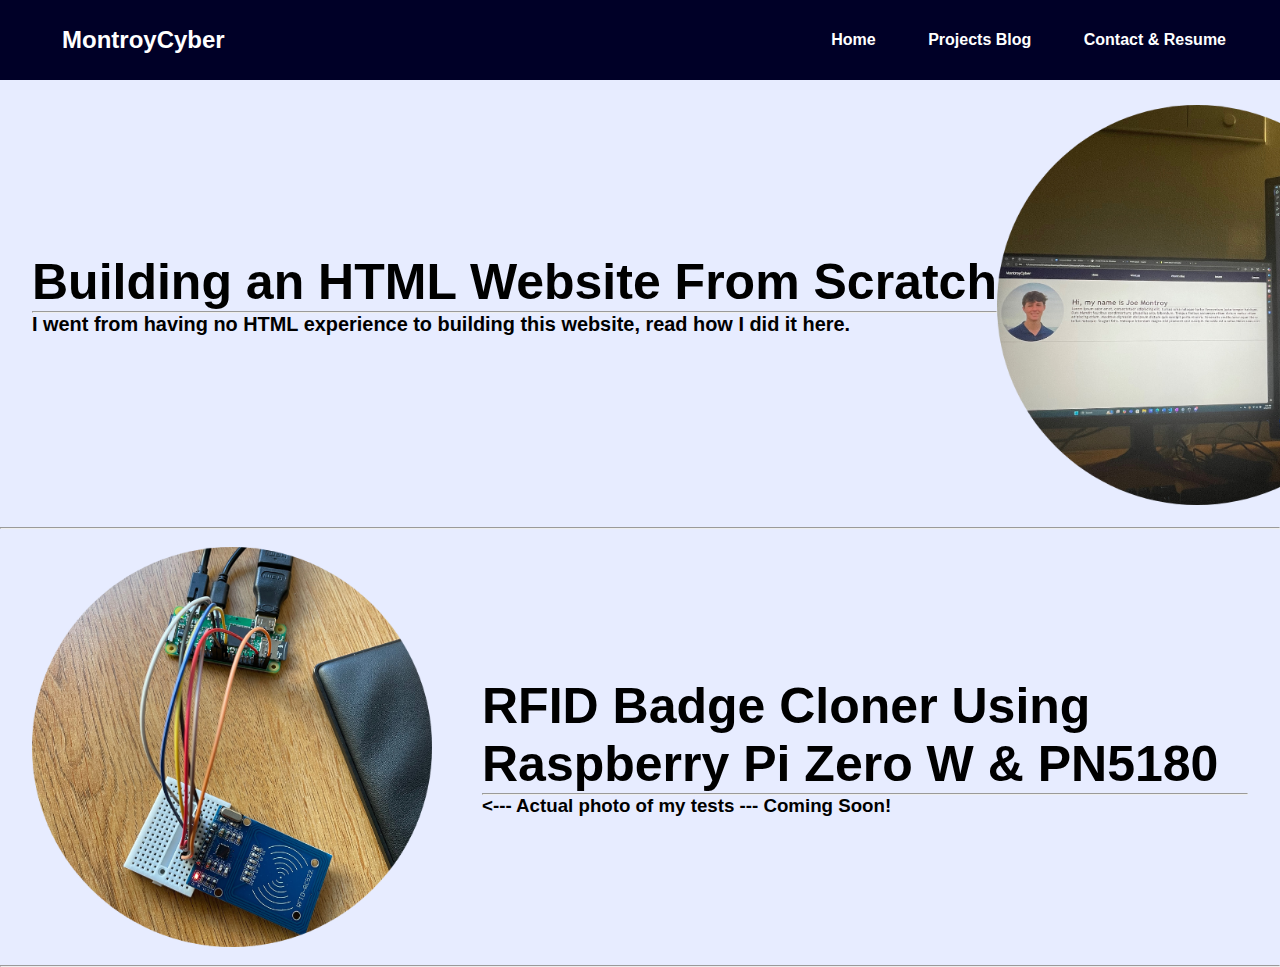
<file: projects.html>
<!DOCTYPE html>
<html>
    <head>
        <meta charset="utf-8">
        <meta name="viewport" content="width=device-width, initial-scale=1">
        <title>MontroyCyber</title>
        <link rel="stylesheet" href="ProjectsStyle/style.css">

        <style>
            a {
                color: black; 
                text-decoration: none; 
            }
            a:hover {
                color: darkgray; 
            }
        </style>
        
    </head>
    <body>
        <nav> 
            <div> <a href="index.html" class="logo"> MontroyCyber</a>
            </div>
            <div class="nav-items"></div>
            <b><a href="index.html">Home</a>
                <a href="projects.html">Projects Blog</a>
                <a href="resume.html">Contact & Resume</a>
            </b>
        </nav>

        <div class="containerIntro">
            <div class="textContent">
                <h1><b><a href="projectHTML.html">Building an HTML Website From Scratch</a></b></h1>
                <hr>
                <h5>I went from having no HTML experience to building this website, read how I did it here.</h5>
            </div>
            <div class="contentProjectsPage">
                <img src="photos/HTMLphoto.png" width="400" class="headshot">
            </div>
        </div>
        
        <br>
        <hr>
        <br>
        <div class="containerProjects"> 
            <img src="photos/projectsIcon.png" width="400" class="projectsIcon">
            <div class="contentProjectsR">
                <p>
                    <!-- <h1><b><a href="projectBadgeClone.html">RFID Badge Cloner Using Raspberry Pi Zero W & PN5180</a></b></h1> -->
                    <h1><b>RFID Badge Cloner Using Raspberry Pi Zero W & PN5180</b></h1>
                    <hr>
                <h3><--- Actual photo of my tests --- Coming Soon!</h3>
               
            </div>
        </div>
        <br>
        <hr>

    </body>
</html>
</file>
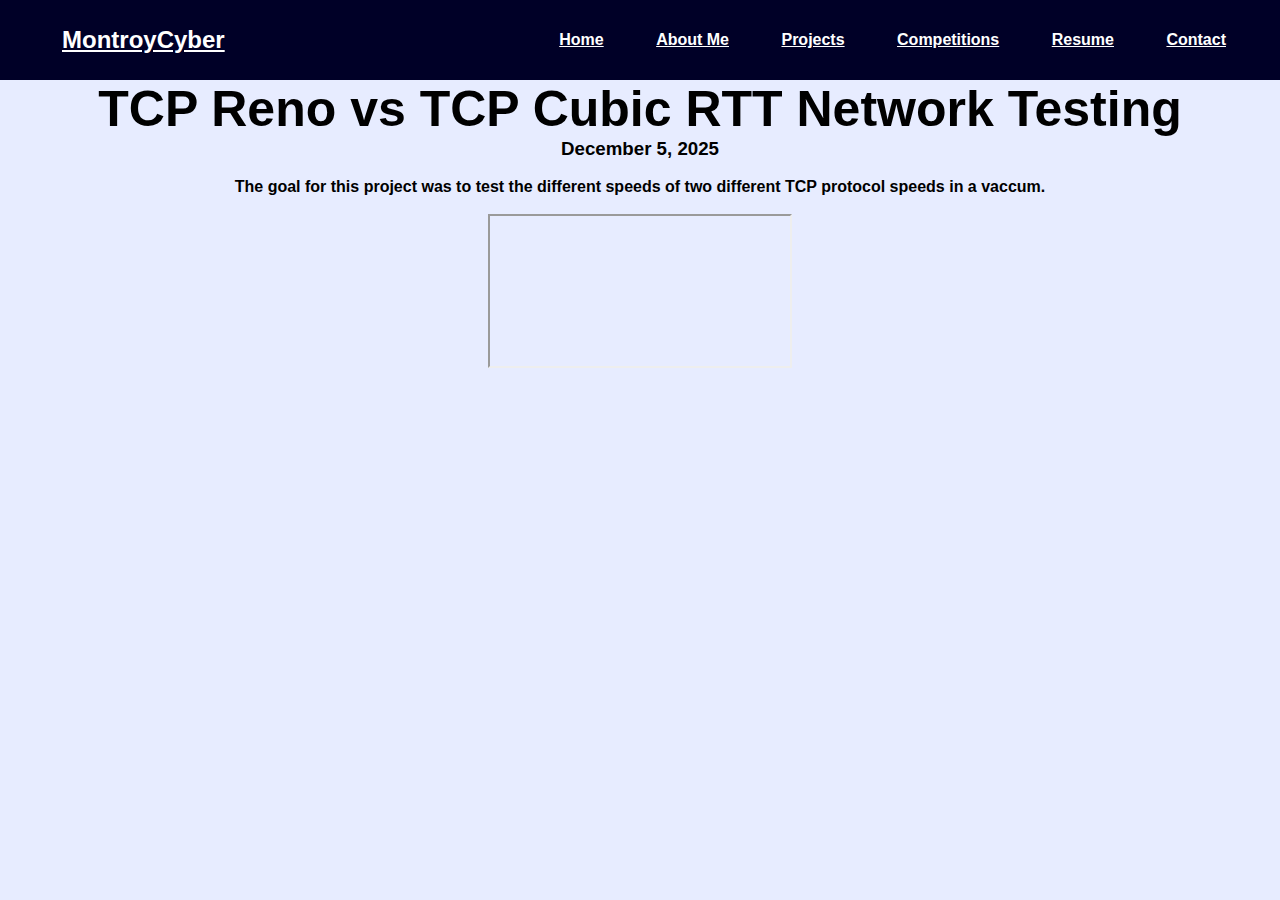
<file: TCP_Speedtests.html>
<!DOCTYPE html>
<html>
    <head>
        <meta charset="utf-8">
        <meta name="viewport" content="width=device-width, initial-scale=1">
        <title>MontroyCyber</title>
        <link rel="stylesheet" href="ProjectsStyle/resume.css">
        
    </head>
    <body>
        <nav> 
            <div> <a href="index.html" class="logo"> MontroyCyber</a>
            </div>
            <div class="nav-items"></div>
                <b><a href="index.html">Home</a>
                <a href="aboutMe.html">About Me</a>    
                <a href="projects.html">Projects</a>
                <a href="competitions.html">Competitions</a>
                <a href="resume.html">Resume</a>
                <a href="contact.html">Contact</a>
            </b>
        </nav>

        <section class="resume-section">
            <h1>TCP Reno vs TCP Cubic RTT Network Testing</h1>

            <h3>December 5, 2025</h3>
            <br>
            <h4>The goal for this project was to test the different speeds of two different TCP protocol speeds in a vaccum.</h4>
            <br>

            <div class="resume-viewer">
                <iframe
                    src="TCP_Speedtests.pdf"
                    title="TCP Speedtests"
                ></iframe>
            </div>
        </section>
    </body>
</html>
</file>
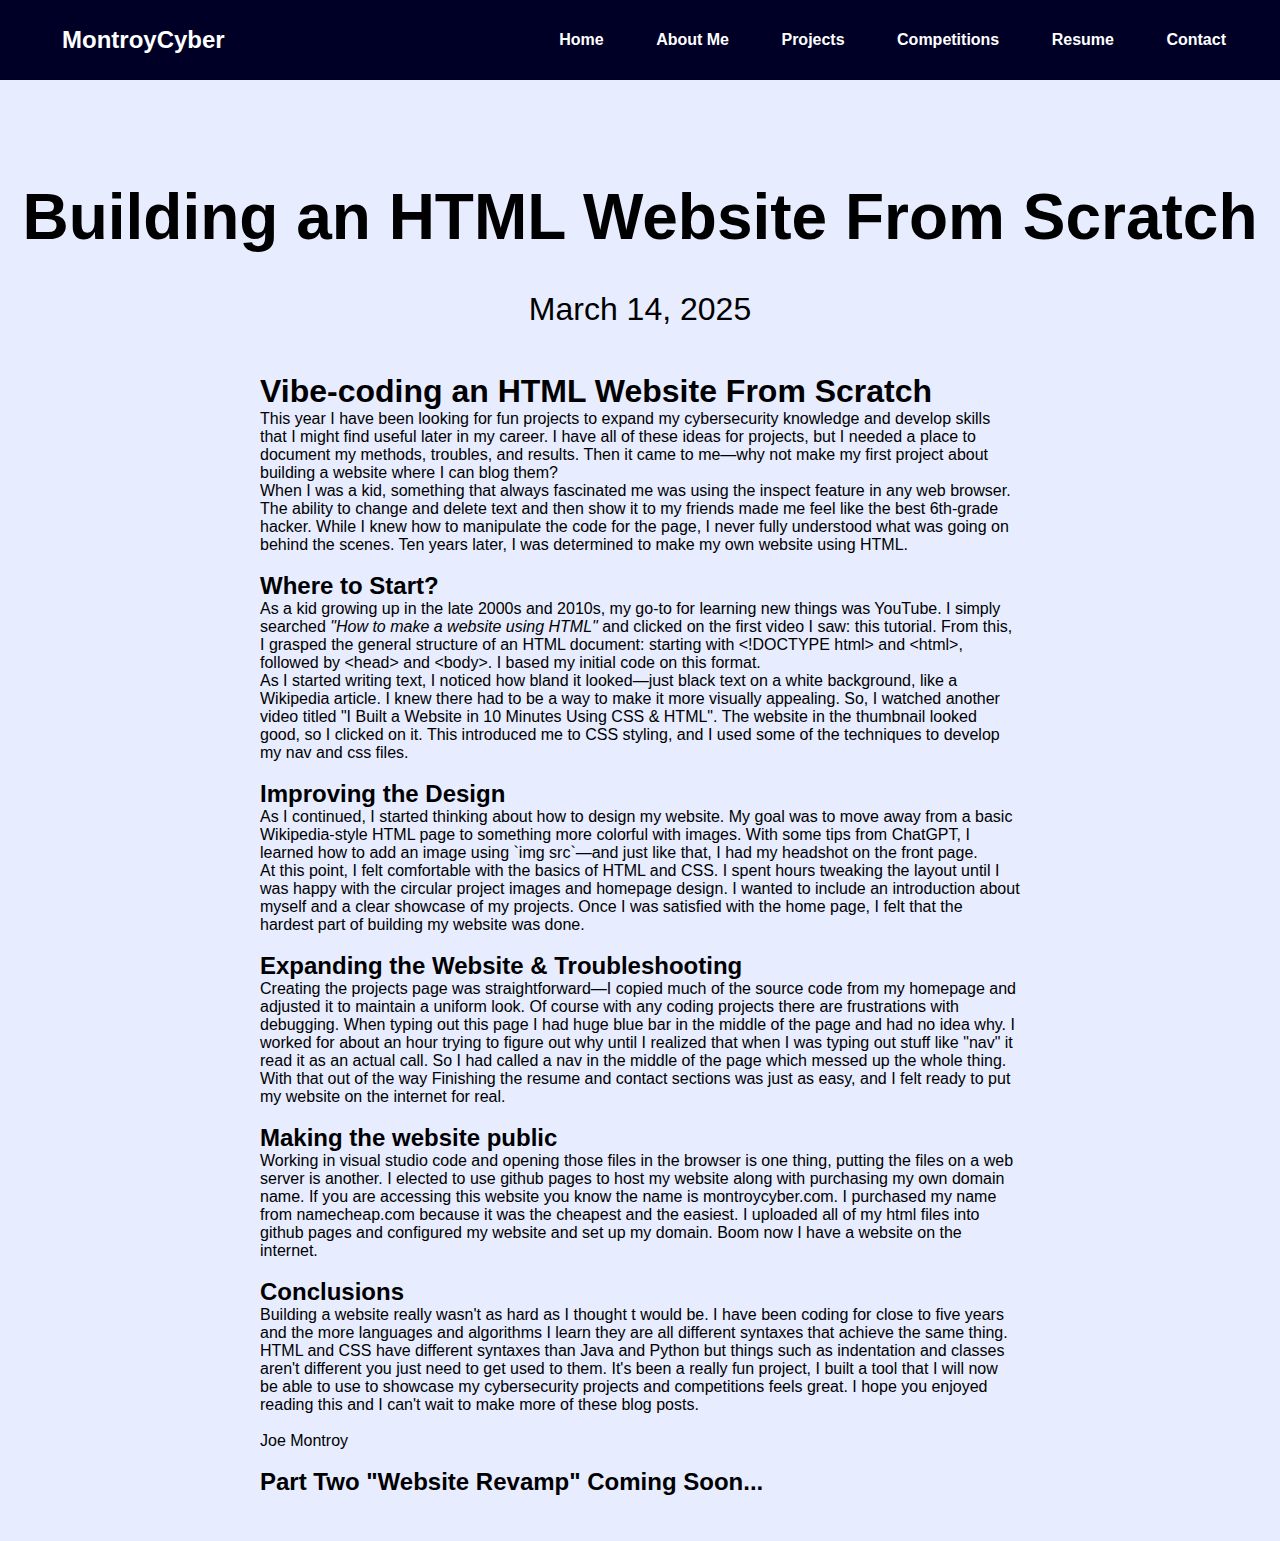
<file: WebsiteCoding.html>
<!DOCTYPE html>
<html>
    <head>
        <meta charset="utf-8">
        <meta name="viewport" content="width=device-width, initial-scale=1">
        <title>MontroyCyber</title>
        <link rel="stylesheet" href="ProjectsStyle/styleHTML.css">

        <style>
            a {
                color: black; 
                text-decoration: none; 
            }
            a:hover {
                color: darkgray; 
            }
        </style>
        
    </head>
    <body>
        <nav> 
            <div> <a href="index.html" class="logo"> MontroyCyber</a>
            </div>
            <div class="nav-items"></div>
                <b><a href="index.html">Home</a>
                <a href="aboutMe.html">About Me</a>    
                <a href="projects.html">Projects</a>
                <a href="competitions.html">Competitions</a>
                <a href="resume.html">Resume</a>
                <a href="contact.html">Contact</a>
            </b>
        </nav>

        <div class="header">
            <h1>Building an HTML Website From Scratch</h1>
            <br>
            <h7> March 14, 2025
        </div>

        <div class="text">
            <h1>Vibe-coding an HTML Website From Scratch</h1>
            <p>
                This year I have been looking for fun projects to expand my cybersecurity knowledge and develop skills that I might find useful later in my career. I have all of these ideas for projects, but I needed a place to document my methods, troubles, and results. Then it came to me—why not make my first project about building a website where I can blog them? 
            </p>
            <p>
                When I was a kid, something that always fascinated me was using the inspect feature in any web browser. The ability to change and delete text and then show it to my friends made me feel like the best 6th-grade hacker. While I knew how to manipulate the code for the page, I never fully understood what was going on behind the scenes. Ten years later, I was determined to make my own website using HTML.
            </p>
            <br>
        
            <h2>Where to Start?</h2>
            <p>
                As a kid growing up in the late 2000s and 2010s, my go-to for learning new things was YouTube. I simply searched <i>"How to make a website using HTML"</i> and clicked on the first video I saw: <a href="https://www.youtube.com/watch?v=PlxWf493en4&t=1137s" target="_blank">this tutorial</a>. From this, I grasped the general structure of an HTML document: starting with <code>&lt;!DOCTYPE html&gt;</code> and <code>&lt;html&gt;</code>, followed by <code>&lt;head&gt;</code> and <code>&lt;body&gt;</code>. I based my initial code on this format.
            </p>
            <p>
                As I started writing text, I noticed how bland it looked—just black text on a white background, like a Wikipedia article. I knew there had to be a way to make it more visually appealing. So, I watched another video titled <a href="https://www.youtube.com/watch?v=VegDvRLVlOI&t=302s" target="_blank">"I Built a Website in 10 Minutes Using CSS & HTML"</a>. The website in the thumbnail looked good, so I clicked on it. This introduced me to CSS styling, and I used some of the techniques to develop my nav and css files.
            </p>
            <br>
        
            <h2>Improving the Design</h2>
            <p>
                As I continued, I started thinking about how to design my website. My goal was to move away from a basic Wikipedia-style HTML page to something more colorful with images. With some tips from ChatGPT, I learned how to add an image using `img src`—and just like that, I had my headshot on the front page.
            </p>
            <p>
                At this point, I felt comfortable with the basics of HTML and CSS. I spent hours tweaking the layout until I was happy with the circular project images and homepage design. I wanted to include an introduction about myself and a clear showcase of my projects. Once I was satisfied with the home page, I felt that the hardest part of building my website was done.
            </p>
            <br>
        
            <h2>Expanding the Website & Troubleshooting</h2>
            <p>
                Creating the projects page was straightforward—I copied much of the source code from my homepage and adjusted it to maintain a uniform look. Of course with any coding projects there are frustrations with debugging. When typing out this page I had huge blue bar in the middle of the page and had no idea why. I worked for about an hour trying to figure out why until I realized that when I was typing out stuff like "nav" it read it as an actual call. So I had called a nav in the middle of the page which messed up the whole thing. With that out of the way Finishing the resume and contact sections was just as easy, and I felt ready to put my website on the internet for real. 
            </p>
            <br>

            <h2>Making the website public</h2>
            <p>
                Working in visual studio code and opening those files in the browser is one thing, putting the files on a web server is another. I elected to use github pages to host my website along with purchasing my own domain name. If you are accessing this website you know the name is montroycyber.com. I purchased my name from namecheap.com because it was the cheapest and the easiest. I uploaded all of my html files into github pages and configured my website and set up my domain. Boom now I have a website on the internet.
            </p>
            <br>

            <h2>Conclusions</h2>
            <p>
                Building a website really wasn't as hard as I thought t would be. I have been coding for close to five years and the more languages and algorithms I learn they are all different syntaxes that achieve the same thing. HTML and CSS have different syntaxes than Java and Python but things such as indentation and classes aren't different you just need to get used to them. It's been a really fun project, I built a tool that I will now be able to use to showcase my cybersecurity projects and competitions feels great. I hope you enjoyed reading this and I can't wait to make more of these blog posts. 
            </p>
            <br>

            <p>
                Joe Montroy
            </p>
            <br>
            <h2>Part Two "Website Revamp" Coming Soon...</h2>
        </div>
        
    </body>
</file>
<file: style.css>
*{
    box-sizing: border-box;
    margin: 0;
    padding: 0;
    font-family: 'Trebuchet MS', 'Lucida Sans Unicode', 'Lucida Grande', 'Lucida Sans', Arial, sans-serif;

}

body {
    margin: 0;
    padding: 0;
    background-color: #e7ecff;
}

nav {
    height: 80px;
    background: rgb(0, 0, 39);
    display: flex;
    justify-content: space-between;
    align-items: center;
    padding: 15px 30px;
}

.containerIntro {
    display: flex;
    justify-content: flex-start;
    align-items: center;
    width: 95%;
    margin: auto;
}

.containerProjects {
    display: flex;
    justify-content: flex-start;
    align-items: center;
    width: 95%;
    margin: auto;
}

.contentProjects {
    text-align: left;
    margin-left: 5px;
    margin-right: 40px;
}

.contentProjectsR {
    text-align: left;
    margin-left: 50px;
    margin-right: 0px;
}

.contentIntro {
    text-align: left;
    margin-left: 50px;
}

h1 {
    font-size: 50px;
}

.headshot {
    margin-left: 0px;
    margin-top: 25px;
}

.logo {
    color: #FFF;
    font-size: 1.5rem;
    font-weight: bold;
    padding: 0 2rem;
}

nav a {
    color:#FFF;
    font-size: 1rem;
    padding: 0 1.5rem;
}

contentProjectsPage {
    display: flex;
    justify-content: flex-start;
    align-items: center;
    width: 95%;
    margin: auto;
}
</file>
<file: ProjectsStyle/resume.css>
*{
    box-sizing: border-box;
    margin: 0;
    padding: 0;
    font-family: 'Trebuchet MS', 'Lucida Sans Unicode', 'Lucida Grande', 'Lucida Sans', Arial, sans-serif;

}

body {
    margin: center;
    text-align: center;
    padding: 0;
    background-color: #e7ecff;
}

nav {
    height: 80px;
    background: rgb(0, 0, 39);
    display: flex;
    justify-content: space-between;
    align-items: center;
    padding: 15px 30px;
}

h1 {
    font-size: 50px;
}

.logo {
    color: #FFF;
    font-size: 1.5rem;
    font-weight: bold;
    padding: 0 2rem;
}

nav a {
    color:#FFF;
    font-size: 1rem;
    padding: 0 1.5rem;
}
</file>
<file: ProjectsStyle/styleHTML.css>
*{
    box-sizing: border-box;
    margin: 0;
    padding: 0;
    font-family: 'Trebuchet MS', 'Lucida Sans Unicode', 'Lucida Grande', 'Lucida Sans', Arial, sans-serif;

}

body {
    padding-top: 80px;
    margin: 0;
    padding: 0;
    background-color: #e7ecff;
    align-items: center;
}

nav {
    height: 80px;
    background: rgb(0, 0, 39);
    display: flex;
    justify-content: space-between;
    align-items: center;
    padding: 15px 30px;
}

.header {
    margin-top: 100px;
    text-align: center;
    font-size: xx-large;
}

.text {
    text-align: left;
    max-width: 800px; 
    margin: 25px auto; 
    padding: 20px;
}

.logo {
    color: #FFF;
    font-size: 1.5rem;
    font-weight: bold;
    padding: 0 2rem;
}

.nav-items {
    display: flex;
    align-items: center;
}


nav a {
    color:#FFF;
    font-size: 1rem;
    padding: 0 1.5rem;
}
</file>
<file: ProjectsStyle/style.css>
*{
    box-sizing: border-box;
    margin: 0;
    padding: 0;
    font-family: 'Trebuchet MS', 'Lucida Sans Unicode', 'Lucida Grande', 'Lucida Sans', Arial, sans-serif;

}

body {
    margin: 0;
    padding: 0;
    background-color: #e7ecff;
}

nav {
    height: 80px;
    background: rgb(0, 0, 39);
    display: flex;
    justify-content: space-between;
    align-items: center;
    padding: 15px 30px;
}

.containerIntro {
    display: flex;
    justify-content: space-between; 
    align-items: center;
    width: 95%;
    margin: auto;
}

.textContent {
    flex: 1; 
    font-size: 24px; 
    white-space: nowrap; 
}

.contentProjectsPage {
    margin-left: auto; 
}

.containerProjects {
    display: flex;
    justify-content: flex-start;
    align-items: center;
    width: 95%;
    margin: auto;
}

.contentProjects {
    text-align: left;
    margin-left: 5px;
    margin-right: 40px;
}

.contentProjectsR {
    text-align: left;
    margin-left: 50px;
    margin-right: 0px;
}

.contentIntro {
    text-align: left;
    margin-left: 50px;
}

h1 {
    font-size: 50px;
}

.headshot {
    margin-left: 0px;
    margin-top: 25px;
}

.logo {
    color: #FFF;
    font-size: 1.5rem;
    font-weight: bold;
    padding: 0 2rem;
}

nav a {
    color:#FFF;
    font-size: 1rem;
    padding: 0 1.5rem;
}
</file>
<file: ProjectsStyle/competitions.css>
/* ===== Global Reset ===== */
* {
    box-sizing: border-box;
    margin: 0;
    padding: 0;
    font-family: 'Trebuchet MS', 'Lucida Sans Unicode',
                 'Lucida Grande', 'Lucida Sans',
                 Arial, sans-serif;
}

body {
    background-color: #e7ecff; /* default site background */
}

/* ===== Navigation ===== */
nav {
    height: 80px;
    background: rgb(0, 0, 39);
    display: flex;
    justify-content: space-between;
    align-items: center;
    padding: 15px 30px;
}

.logo {
    color: #fff;
    font-size: 1.5rem;
    font-weight: bold;
    padding: 0 2rem;
}

nav a {
    color: #fff;
    font-size: 1rem;
    padding: 0 1.5rem;
    text-decoration: none;
}

nav a:hover {
    color: darkgray;
}

/* ===== Competitions Page ===== */
.competitions-page {
    min-height: calc(100vh - 80px);
    padding: 4rem 2rem;
}

.competitions-page h1 {
    text-align: center;
    font-size: 2.6rem;
    margin-bottom: 3rem;
    color: rgb(0, 0, 39);
}

/* ===== List Container ===== */
.competitions-list {
    max-width: 900px;
    margin: 0 auto;
}

/* ===== Individual Competition Item ===== */
.competition-item {
    background-color: #ffffff; /* white box */
    padding: 2.2rem 2.5rem;
    border-radius: 14px;
    border-bottom: 1px solid #ddd;

    display: flex;
    flex-direction: column;
    justify-content: center;

    animation: fadeIn 0.6s ease-out;
    transition: transform 0.2s ease, background-color 0.2s ease;
    margin-bottom: 1.8rem;
}

.competition-item:last-child {
    margin-bottom: 0;
    border-bottom: none;
}

/* Hover lift effect */
.competition-item:hover {
    transform: translateY(-4px);
    background-color: #f5f7ff; /* subtle highlight */
}

/* Header row: competition name + year */
.competition-header {
    display: flex;
    justify-content: space-between;
    align-items: baseline;
    gap: 1rem;
}

.competition-header h3 {
    font-size: 1.45rem;
    color: rgb(0, 0, 39);
}

.competition-year {
    font-size: 0.95rem;
    color: #555;
    white-space: nowrap;
}

/* Meta line (role/placement/etc.) */
.competition-meta {
    font-size: 0.95rem;
    font-weight: 600;
    color: #333;
    margin: 0.6rem 0;
}

/* Description */
.competition-desc {
    font-size: 1rem;
    line-height: 1.6;
    color: #444;
}

/* ===== Animations ===== */
@keyframes fadeIn {
    from {
        opacity: 0;
        transform: translateY(20px);
    }
    to {
        opacity: 1;
        transform: translateY(0);
    }
}

/* Optional: stagger fade-in */
.competition-item:nth-child(1) { animation-delay: 0s; }
.competition-item:nth-child(2) { animation-delay: 0.1s; }
.competition-item:nth-child(3) { animation-delay: 0.2s; }
.competition-item:nth-child(4) { animation-delay: 0.3s; }
.competition-item:nth-child(5) { animation-delay: 0.4s; }

/* ===== Mobile Styles ===== */
@media (max-width: 768px) {

    nav {
        flex-direction: column;
        height: auto;
        padding: 1rem;
        gap: 0.5rem;
    }

    nav a {
        padding: 0.5rem;
        font-size: 0.95rem;
    }

    .competitions-page {
        padding: 3rem 1.5rem;
    }

    .competitions-page h1 {
        font-size: 2.2rem;
    }

    .competition-header {
        flex-direction: column;
        align-items: flex-start;
    }

    .competition-year {
        font-size: 0.9rem;
    }
}
</file>
<file: ProjectsStyle/contact.css>
/* ===== Global Reset ===== */
* {
    box-sizing: border-box;
    margin: 0;
    padding: 0;
    font-family: 'Trebuchet MS', 'Lucida Sans Unicode',
                 'Lucida Grande', 'Lucida Sans',
                 Arial, sans-serif;
}

body {
    background-color: #0b1d3a; /* navy background for contact page */
}

/* ===== Navigation ===== */
nav {
    height: 80px;
    background: rgb(0, 0, 39);
    display: flex;
    justify-content: space-between;
    align-items: center;
    padding: 15px 30px;
}

.logo {
    color: #fff;
    font-size: 1.5rem;
    font-weight: bold;
    padding: 0 2rem;
}

nav a {
    color: #fff;
    font-size: 1rem;
    padding: 0 1.5rem;
    text-decoration: none;
}

nav a:hover {
    color: darkgray;
}

/* ===== Business Card (Horizontal) ===== */
.contact-card.horizontal {
    background-color: #ffffff;
    padding: 3rem;
    max-width: 720px;   /* wider card */
    width: 100%;
    border-radius: 14px;

    display: flex;
    align-items: center;
    gap: 2.5rem;

    box-shadow: 0 15px 40px rgba(0, 0, 0, 0.25);
    animation: fadeIn 0.6s ease-out;
}

/* ===== Contact Page Wrapper ===== */
.contact-page {
    min-height: calc(100vh - 80px); /* full screen minus nav */
    display: flex;
    align-items: center;
    justify-content: center;
    padding: 2rem;
}

/* Headshot */
.contact-image img {
    width: 160px;
    height: 160px;
    object-fit: cover;
    border-radius: 12px;
}

/* Right side content */
.contact-content {
    flex: 1;
    text-align: left;
}

.contact-content h1 {
    font-size: 2.2rem;
    margin-bottom: 0.4rem;
    color: rgb(0, 0, 39);
}

.contact-content h2 {
    font-size: 1.1rem;
    font-weight: normal;
    color: #555;
}

/* Divider */
.contact-divider {
    height: 1px;
    background-color: #ddd;
    margin: 1.5rem 0;
}

/* Contact info */
.contact-info p {
    margin-bottom: 1.2rem;
    font-size: 0.95rem;
}

.contact-info span {
    display: block;
    font-weight: 600;
    color: rgb(0, 0, 39);
    margin-bottom: 4px;
}

/* ===== Animations ===== */
@keyframes fadeIn {
    from {
        opacity: 0;
        transform: translateY(20px);
    }
    to {
        opacity: 1;
        transform: translateY(0);
    }
}

/* ===== Mobile Styles ===== */
@media (max-width: 768px) {

    nav {
        flex-direction: column;
        height: auto;
        padding: 1rem;
        gap: 0.5rem;
    }

    nav a {
        padding: 0.5rem;
        font-size: 0.95rem;
    }

    .contact-card {
        padding: 2.5rem 2rem;
    }

    .contact-card h1 {
        font-size: 1.9rem;
    }

    .contact-card h2 {
        font-size: 1rem;
    }
}
</file>
